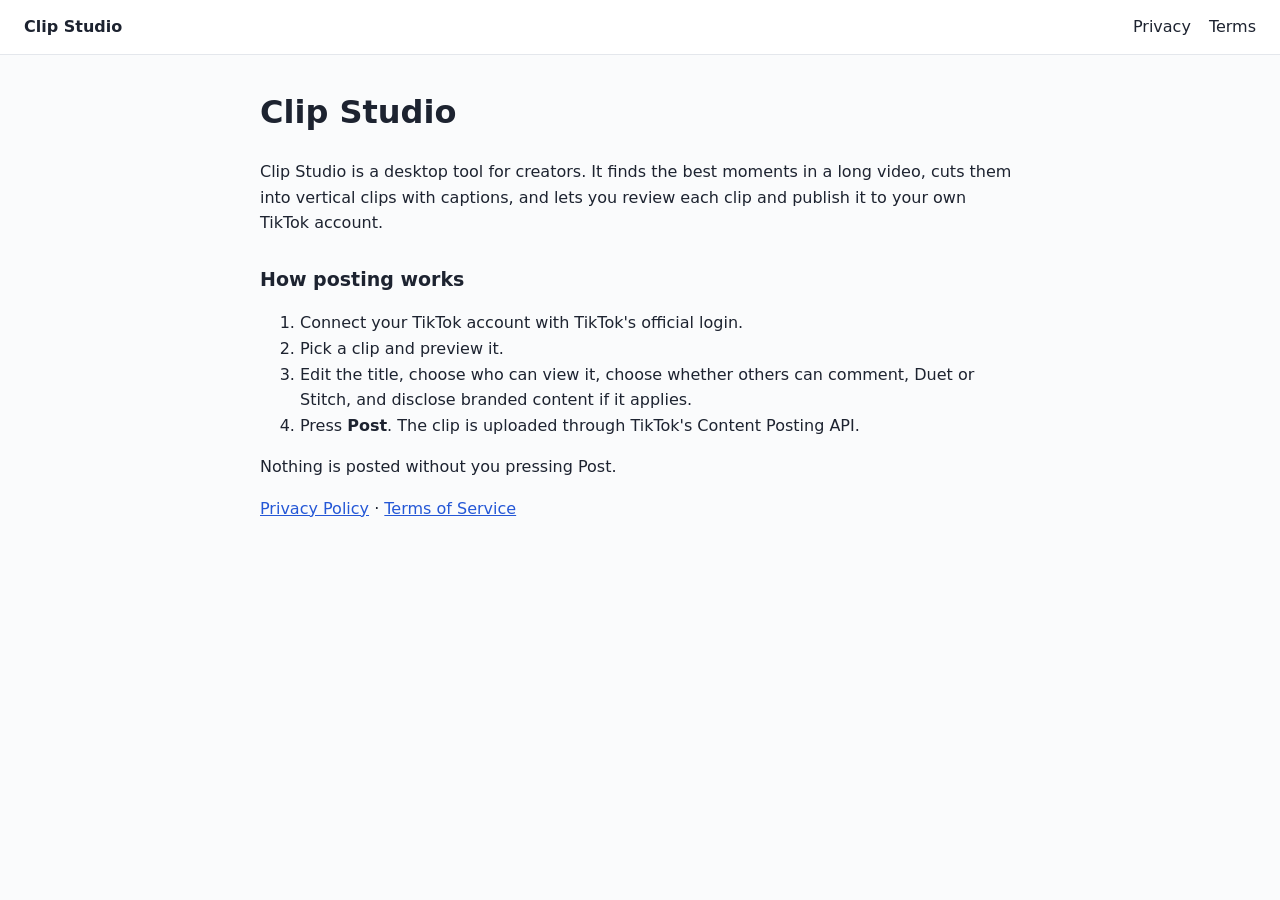
<file: site/index.html>
<!doctype html>
<html lang="en"><head><meta charset="utf-8"><meta name="viewport" content="width=device-width,initial-scale=1">
<title>Clip Studio</title><link rel="stylesheet" href="style.css"></head><body>
<nav><a href="./">Clip Studio</a><a href="privacy.html">Privacy</a><a href="terms.html">Terms</a></nav>
<main>
<h1>Clip Studio</h1>
<p>Clip Studio is a desktop tool for creators. It finds the best moments in a long video, cuts them into vertical
clips with captions, and lets you review each clip and publish it to your own TikTok account.</p>
<h2>How posting works</h2>
<ol>
<li>Connect your TikTok account with TikTok's official login.</li>
<li>Pick a clip and preview it.</li>
<li>Edit the title, choose who can view it, choose whether others can comment, Duet or Stitch, and disclose
branded content if it applies.</li>
<li>Press <b>Post</b>. The clip is uploaded through TikTok's Content Posting API.</li>
</ol>
<p>Nothing is posted without you pressing Post.</p>
<p><a href="privacy.html">Privacy Policy</a> · <a href="terms.html">Terms of Service</a></p>
</main></body></html>
</file>
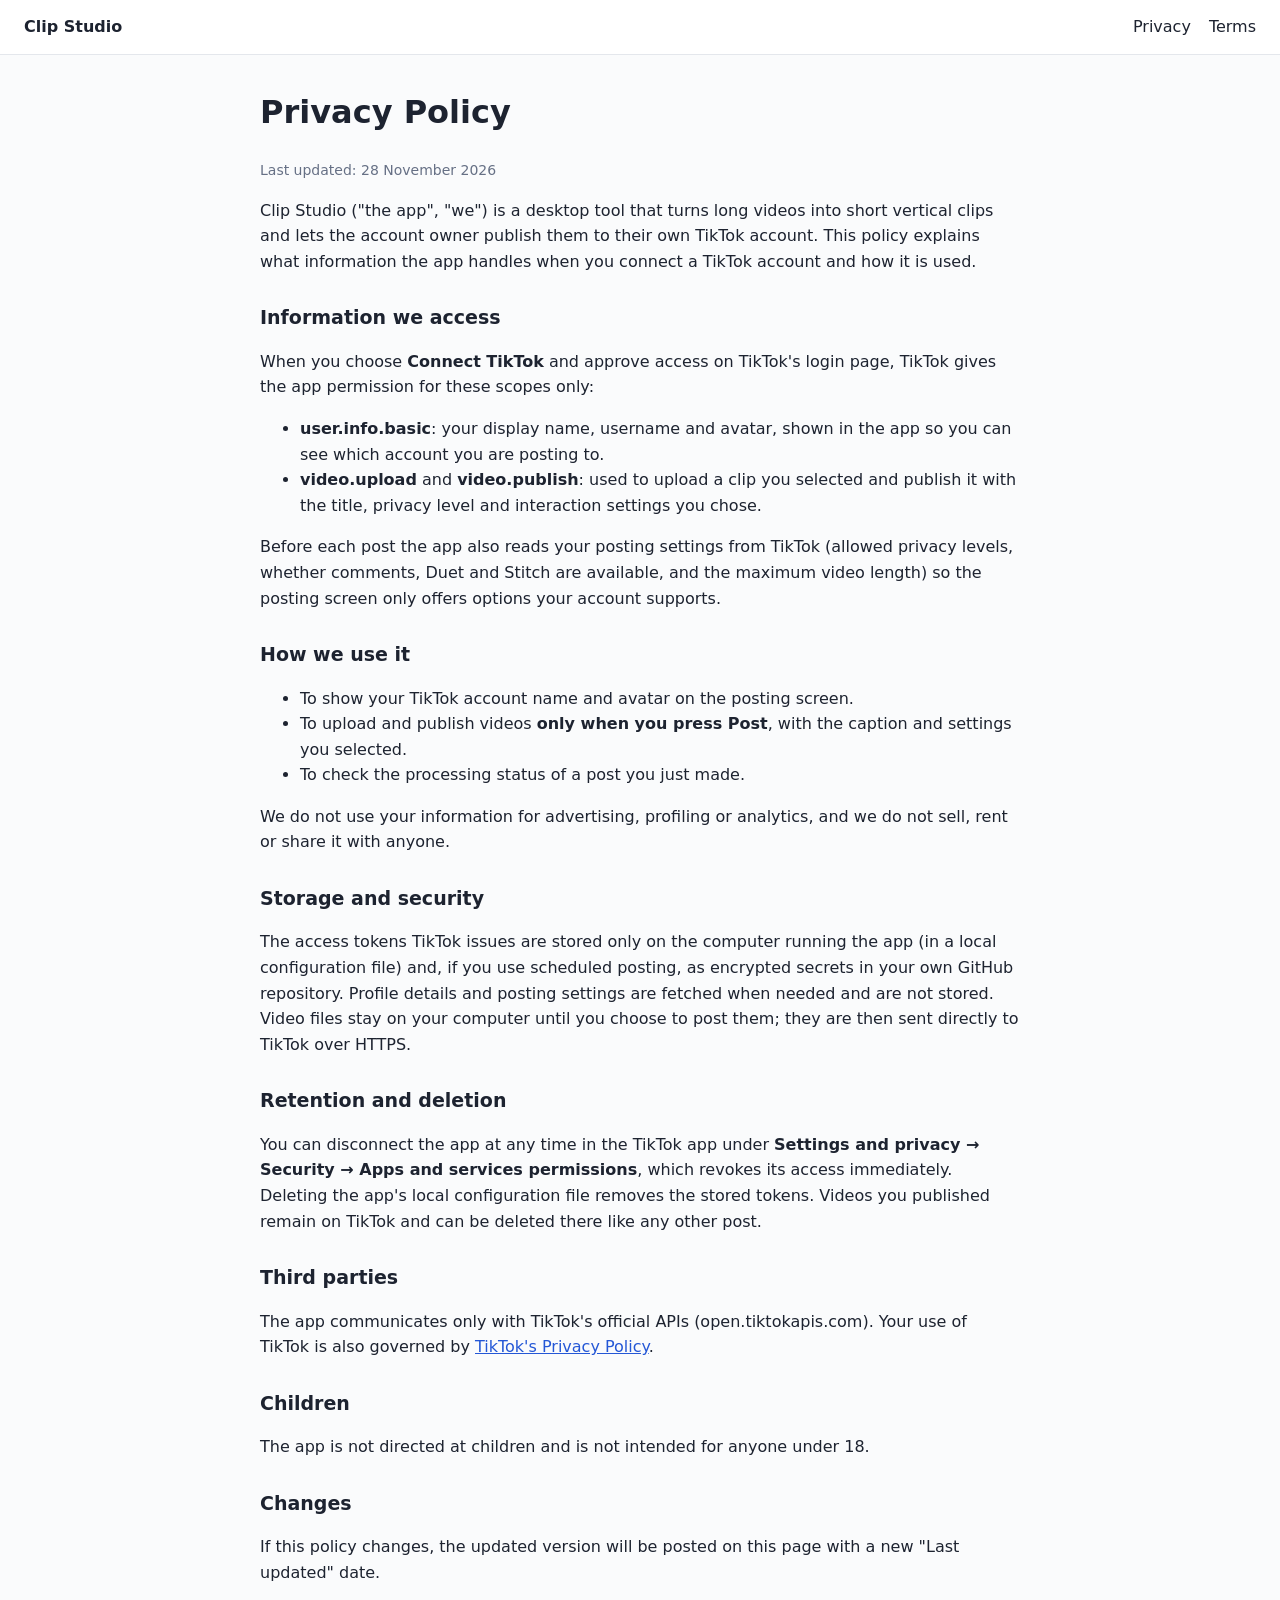
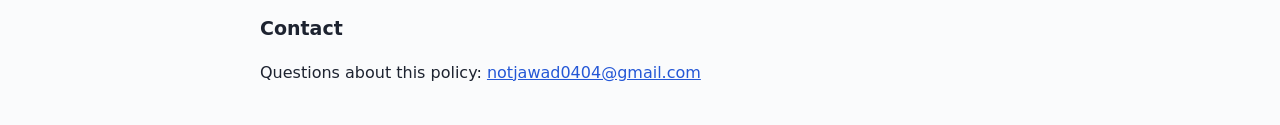
<file: site/privacy.html>
<!doctype html>
<html lang="en"><head><meta charset="utf-8"><meta name="viewport" content="width=device-width,initial-scale=1">
<title>Privacy Policy – Clip Studio</title><link rel="stylesheet" href="style.css"></head><body>
<nav><a href="./">Clip Studio</a><a href="privacy.html">Privacy</a><a href="terms.html">Terms</a></nav>
<main>
<h1>Privacy Policy</h1>
<p class="meta">Last updated: 28 November 2026</p>

<p>Clip Studio ("the app", "we") is a desktop tool that turns long videos into short vertical clips and lets the
account owner publish them to their own TikTok account. This policy explains what information the app handles
when you connect a TikTok account and how it is used.</p>

<h2>Information we access</h2>
<p>When you choose <b>Connect TikTok</b> and approve access on TikTok's login page, TikTok gives the app permission
for these scopes only:</p>
<ul>
<li><b>user.info.basic</b>: your display name, username and avatar, shown in the app so you can see which account
you are posting to.</li>
<li><b>video.upload</b> and <b>video.publish</b>: used to upload a clip you selected and publish it with the title,
privacy level and interaction settings you chose.</li>
</ul>
<p>Before each post the app also reads your posting settings from TikTok (allowed privacy levels, whether comments,
Duet and Stitch are available, and the maximum video length) so the posting screen only offers options your account
supports.</p>

<h2>How we use it</h2>
<ul>
<li>To show your TikTok account name and avatar on the posting screen.</li>
<li>To upload and publish videos <b>only when you press Post</b>, with the caption and settings you selected.</li>
<li>To check the processing status of a post you just made.</li>
</ul>
<p>We do not use your information for advertising, profiling or analytics, and we do not sell, rent or share it
with anyone.</p>

<h2>Storage and security</h2>
<p>The access tokens TikTok issues are stored only on the computer running the app (in a local configuration file)
and, if you use scheduled posting, as encrypted secrets in your own GitHub repository. Profile details and
posting settings are fetched when needed and are not stored. Video files stay on your computer until you choose to
post them; they are then sent directly to TikTok over HTTPS.</p>

<h2>Retention and deletion</h2>
<p>You can disconnect the app at any time in the TikTok app under <b>Settings and privacy → Security → Apps and
services permissions</b>, which revokes its access immediately. Deleting the app's local configuration file removes
the stored tokens. Videos you published remain on TikTok and can be deleted there like any other post.</p>

<h2>Third parties</h2>
<p>The app communicates only with TikTok's official APIs (open.tiktokapis.com). Your use of TikTok is also governed
by <a href="https://www.tiktok.com/legal/page/global/privacy-policy/en">TikTok's Privacy Policy</a>.</p>

<h2>Children</h2>
<p>The app is not directed at children and is not intended for anyone under 18.</p>

<h2>Changes</h2>
<p>If this policy changes, the updated version will be posted on this page with a new "Last updated" date.</p>

<h2>Contact</h2>
<p>Questions about this policy: <a href="mailto:notjawad0404@gmail.com">notjawad0404@gmail.com</a></p>
</main></body></html>
</file>
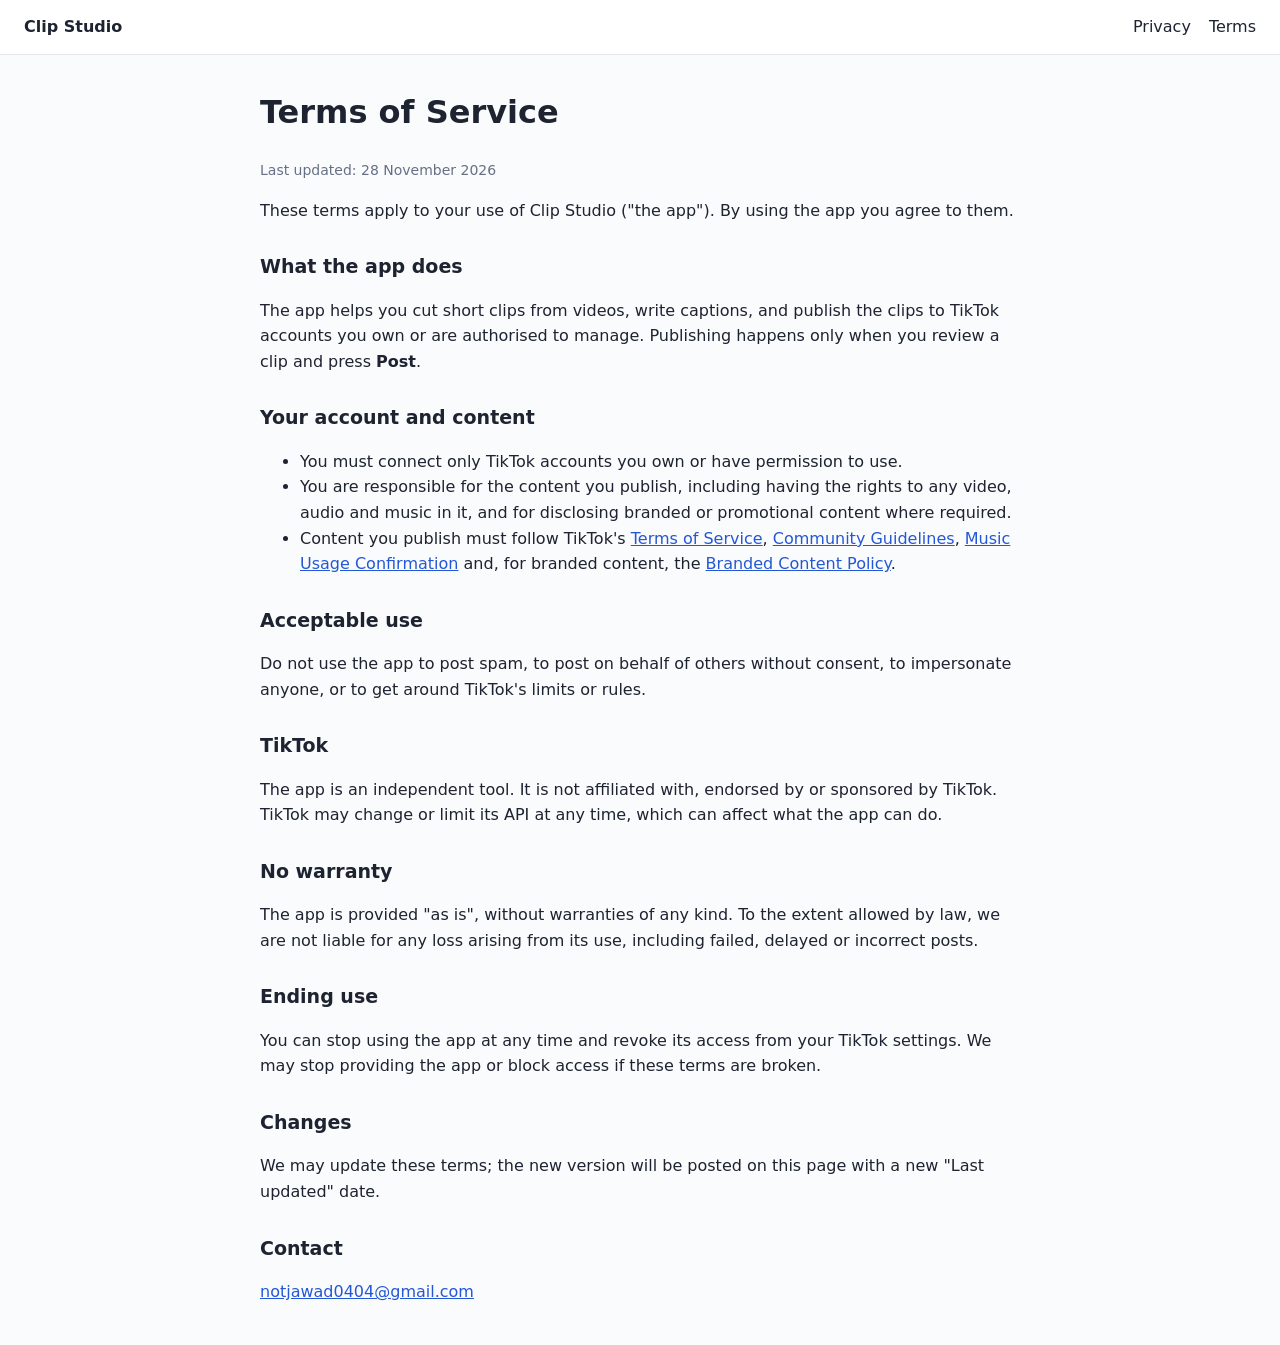
<file: site/terms.html>
<!doctype html>
<html lang="en"><head><meta charset="utf-8"><meta name="viewport" content="width=device-width,initial-scale=1">
<title>Terms of Service – Clip Studio</title><link rel="stylesheet" href="style.css"></head><body>
<nav><a href="./">Clip Studio</a><a href="privacy.html">Privacy</a><a href="terms.html">Terms</a></nav>
<main>
<h1>Terms of Service</h1>
<p class="meta">Last updated: 28 November 2026</p>

<p>These terms apply to your use of Clip Studio ("the app"). By using the app you agree to them.</p>

<h2>What the app does</h2>
<p>The app helps you cut short clips from videos, write captions, and publish the clips to TikTok accounts you
own or are authorised to manage. Publishing happens only when you review a clip and press <b>Post</b>.</p>

<h2>Your account and content</h2>
<ul>
<li>You must connect only TikTok accounts you own or have permission to use.</li>
<li>You are responsible for the content you publish, including having the rights to any video, audio and music in
it, and for disclosing branded or promotional content where required.</li>
<li>Content you publish must follow TikTok's
<a href="https://www.tiktok.com/legal/page/global/terms-of-service/en">Terms of Service</a>,
<a href="https://www.tiktok.com/community-guidelines">Community Guidelines</a>,
<a href="https://www.tiktok.com/legal/page/global/music-usage-confirmation/en">Music Usage Confirmation</a> and,
for branded content, the <a href="https://www.tiktok.com/legal/page/global/bc-policy/en">Branded Content Policy</a>.</li>
</ul>

<h2>Acceptable use</h2>
<p>Do not use the app to post spam, to post on behalf of others without consent, to impersonate anyone, or to get
around TikTok's limits or rules.</p>

<h2>TikTok</h2>
<p>The app is an independent tool. It is not affiliated with, endorsed by or sponsored by TikTok. TikTok may
change or limit its API at any time, which can affect what the app can do.</p>

<h2>No warranty</h2>
<p>The app is provided "as is", without warranties of any kind. To the extent allowed by law, we are not liable
for any loss arising from its use, including failed, delayed or incorrect posts.</p>

<h2>Ending use</h2>
<p>You can stop using the app at any time and revoke its access from your TikTok settings. We may stop providing the
app or block access if these terms are broken.</p>

<h2>Changes</h2>
<p>We may update these terms; the new version will be posted on this page with a new "Last updated" date.</p>

<h2>Contact</h2>
<p><a href="mailto:notjawad0404@gmail.com">notjawad0404@gmail.com</a></p>
</main></body></html>
</file>
<file: site/style.css>
body{margin:0;font:16px/1.6 system-ui,Segoe UI,sans-serif;color:#1d2330;background:#fafbfc}
nav{display:flex;gap:18px;padding:14px 24px;border-bottom:1px solid #e4e7ec;background:#fff}
nav a{color:#1d2330;text-decoration:none}nav a:first-child{font-weight:700;margin-right:auto}
main{max-width:760px;margin:0 auto;padding:24px}h1{margin-top:8px}h2{margin-top:28px;font-size:19px}
a{color:#2457d6}.meta{color:#667085;font-size:14px}
</file>
